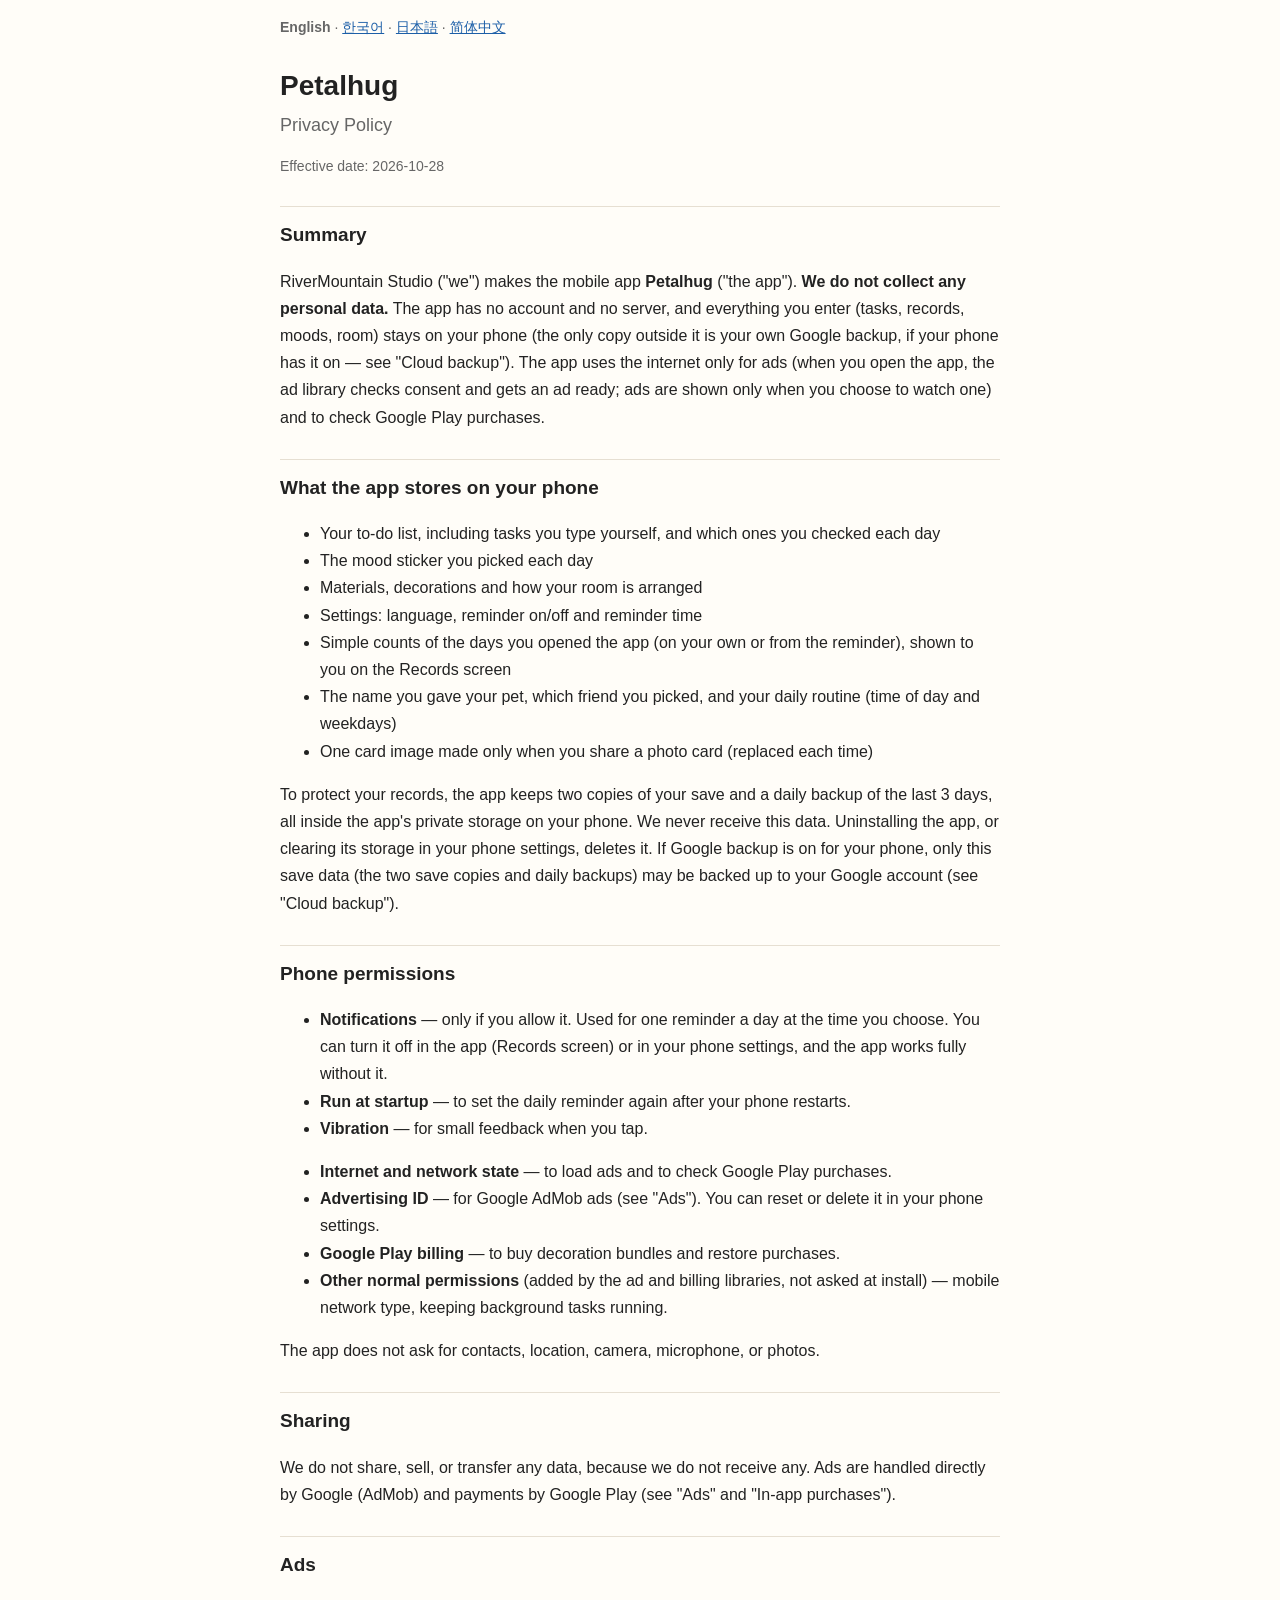
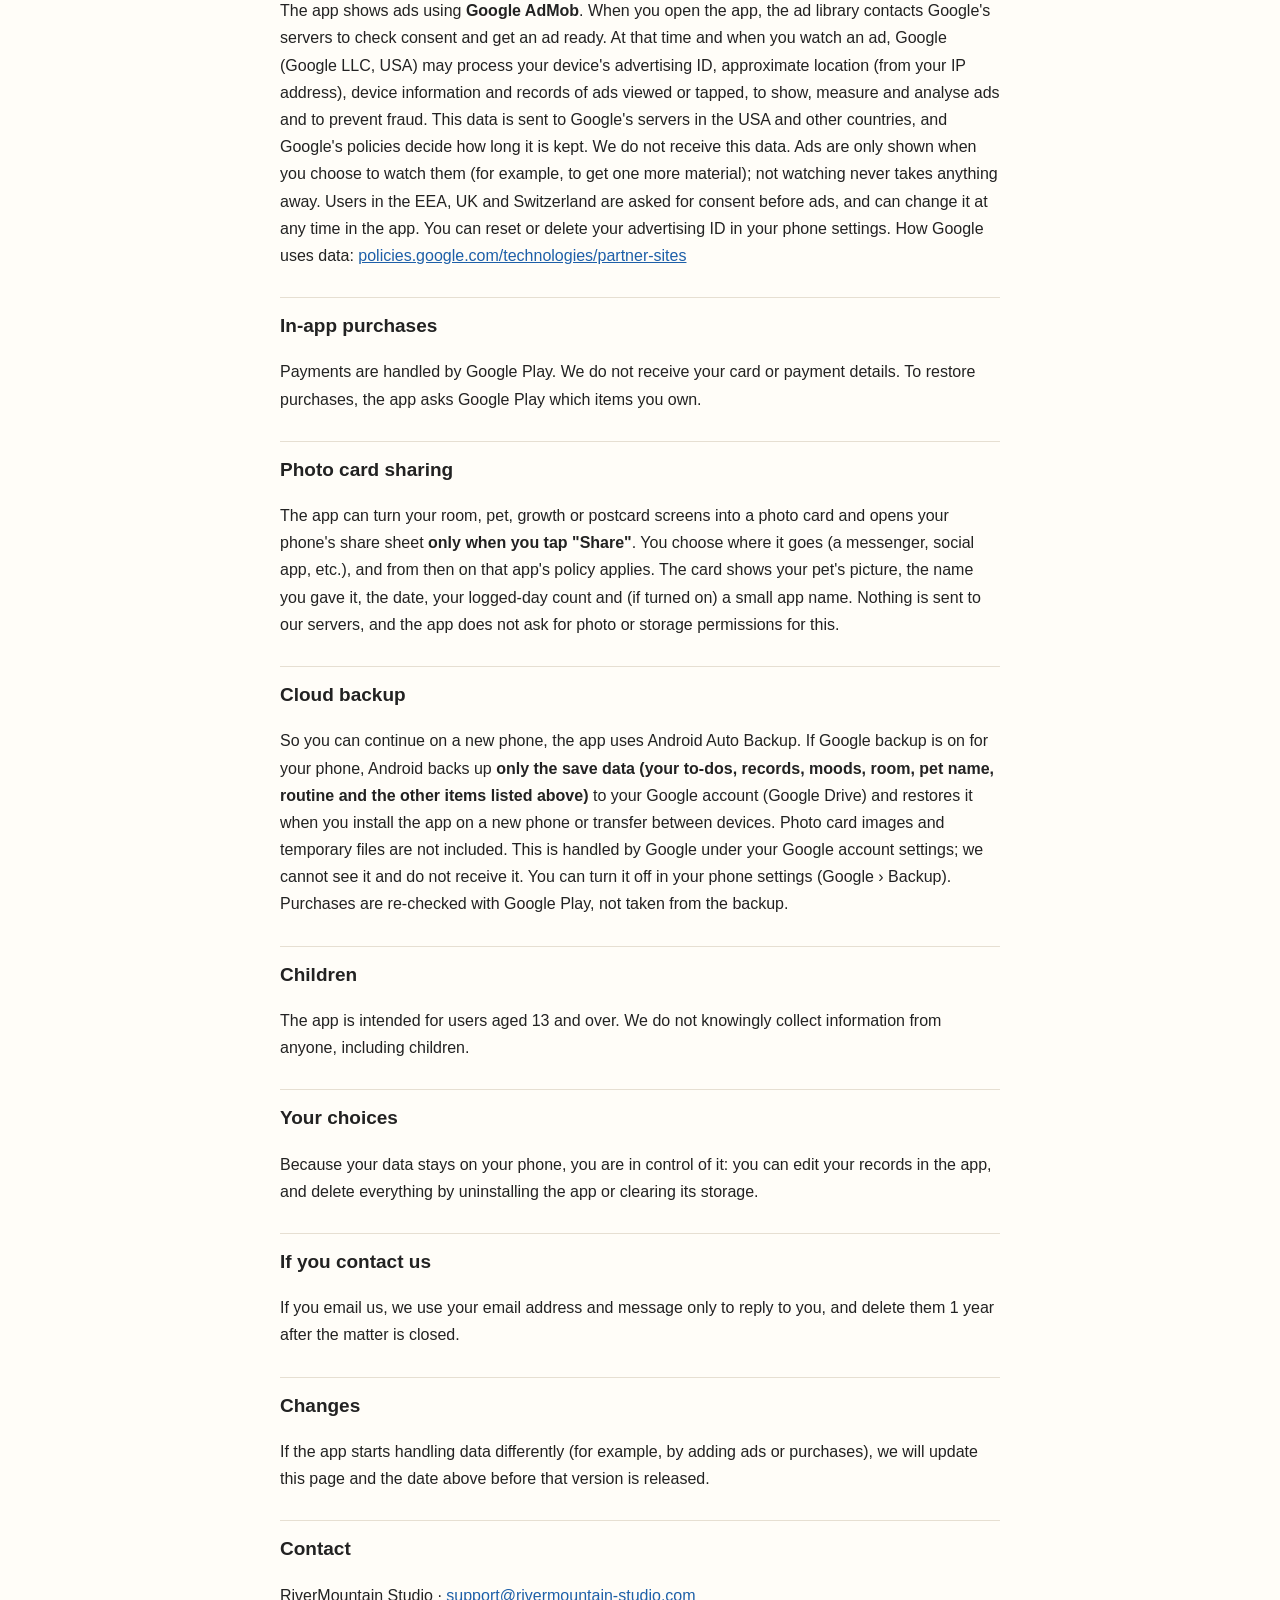
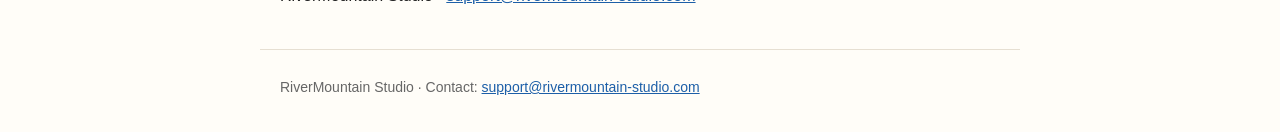
<file: index.html>
<!doctype html>
<html lang="en">
<head>
<meta charset="utf-8">
<meta name="viewport" content="width=device-width, initial-scale=1">
<meta name="robots" content="index,follow">
<title>Petalhug — Privacy Policy</title>
<link rel="stylesheet" href="style.css">
</head>
<body>
<header>
<nav class="langs" aria-label="Language"><strong>English</strong> · <a href="ko.html" hreflang="ko">한국어</a> · <a href="ja.html" hreflang="ja">日本語</a> · <a href="zh.html" hreflang="zh-Hans">简体中文</a></nav>
</header>
<main>
<h1>Petalhug<br><span class="sub">Privacy Policy</span></h1>
<p class="date">Effective date: 2026-10-28</p>
<section>
<h2>Summary</h2>
<p>RiverMountain Studio ("we") makes the mobile app <strong>Petalhug</strong> ("the app"). <strong>We do not collect any personal data.</strong> The app has no account and no server, and everything you enter (tasks, records, moods, room) stays on your phone (the only copy outside it is your own Google backup, if your phone has it on — see "Cloud backup"). The app uses the internet only for ads (when you open the app, the ad library checks consent and gets an ad ready; ads are shown only when you choose to watch one) and to check Google Play purchases.</p>
</section>
<section>
<h2>What the app stores on your phone</h2>
<ul><li>Your to-do list, including tasks you type yourself, and which ones you checked each day</li><li>The mood sticker you picked each day</li><li>Materials, decorations and how your room is arranged</li><li>Settings: language, reminder on/off and reminder time</li><li>Simple counts of the days you opened the app (on your own or from the reminder), shown to you on the Records screen</li><li>The name you gave your pet, which friend you picked, and your daily routine (time of day and weekdays)</li><li>One card image made only when you share a photo card (replaced each time)</li></ul><p>To protect your records, the app keeps two copies of your save and a daily backup of the last 3 days, all inside the app's private storage on your phone. We never receive this data. Uninstalling the app, or clearing its storage in your phone settings, deletes it. If Google backup is on for your phone, only this save data (the two save copies and daily backups) may be backed up to your Google account (see "Cloud backup").</p>
</section>
<section>
<h2>Phone permissions</h2>
<ul><li><strong>Notifications</strong> — only if you allow it. Used for one reminder a day at the time you choose. You can turn it off in the app (Records screen) or in your phone settings, and the app works fully without it.</li><li><strong>Run at startup</strong> — to set the daily reminder again after your phone restarts.</li><li><strong>Vibration</strong> — for small feedback when you tap.</li></ul><ul><li><strong>Internet and network state</strong> — to load ads and to check Google Play purchases.</li><li><strong>Advertising ID</strong> — for Google AdMob ads (see "Ads"). You can reset or delete it in your phone settings.</li><li><strong>Google Play billing</strong> — to buy decoration bundles and restore purchases.</li><li><strong>Other normal permissions</strong> (added by the ad and billing libraries, not asked at install) — mobile network type, keeping background tasks running.</li></ul><p>The app does not ask for contacts, location, camera, microphone, or photos.</p>
</section>
<section>
<h2>Sharing</h2>
<p>We do not share, sell, or transfer any data, because we do not receive any. Ads are handled directly by Google (AdMob) and payments by Google Play (see "Ads" and "In-app purchases").</p>
</section>
<section data-when="ads">
<h2>Ads</h2>
<p>The app shows ads using <strong>Google AdMob</strong>. When you open the app, the ad library contacts Google's servers to check consent and get an ad ready. At that time and when you watch an ad, Google (Google LLC, USA) may process your device's advertising ID, approximate location (from your IP address), device information and records of ads viewed or tapped, to show, measure and analyse ads and to prevent fraud. This data is sent to Google's servers in the USA and other countries, and Google's policies decide how long it is kept. We do not receive this data. Ads are only shown when you choose to watch them (for example, to get one more material); not watching never takes anything away. Users in the EEA, UK and Switzerland are asked for consent before ads, and can change it at any time in the app. You can reset or delete your advertising ID in your phone settings. How Google uses data: <a href="https://policies.google.com/technologies/partner-sites">policies.google.com/technologies/partner-sites</a></p>
</section>
<section data-when="purchases">
<h2>In-app purchases</h2>
<p>Payments are handled by Google Play. We do not receive your card or payment details. To restore purchases, the app asks Google Play which items you own.</p>
</section>
<section>
<h2>Photo card sharing</h2>
<p>The app can turn your room, pet, growth or postcard screens into a photo card and opens your phone's share sheet <strong>only when you tap "Share"</strong>. You choose where it goes (a messenger, social app, etc.), and from then on that app's policy applies. The card shows your pet's picture, the name you gave it, the date, your logged-day count and (if turned on) a small app name. Nothing is sent to our servers, and the app does not ask for photo or storage permissions for this.</p>
</section>
<section data-when="cloudbackup">
<h2>Cloud backup</h2>
<p>So you can continue on a new phone, the app uses Android Auto Backup. If Google backup is on for your phone, Android backs up <strong>only the save data (your to-dos, records, moods, room, pet name, routine and the other items listed above)</strong> to your Google account (Google Drive) and restores it when you install the app on a new phone or transfer between devices. Photo card images and temporary files are not included. This is handled by Google under your Google account settings; we cannot see it and do not receive it. You can turn it off in your phone settings (Google › Backup). Purchases are re-checked with Google Play, not taken from the backup.</p>
</section>
<section>
<h2>Children</h2>
<p>The app is intended for users aged 13 and over. We do not knowingly collect information from anyone, including children.</p>
</section>
<section>
<h2>Your choices</h2>
<p>Because your data stays on your phone, you are in control of it: you can edit your records in the app, and delete everything by uninstalling the app or clearing its storage.</p>
</section>
<section>
<h2>If you contact us</h2>
<p>If you email us, we use your email address and message only to reply to you, and delete them 1 year after the matter is closed.</p>
</section>
<section>
<h2>Changes</h2>
<p>If the app starts handling data differently (for example, by adding ads or purchases), we will update this page and the date above before that version is released.</p>
</section>
<section>
<h2>Contact</h2>
<p>RiverMountain Studio · <a href="mailto:support@rivermountain-studio.com">support@rivermountain-studio.com</a></p>
</section>
</main>
<footer>
<p>RiverMountain Studio · Contact: <a href="mailto:support@rivermountain-studio.com">support@rivermountain-studio.com</a></p>
</footer>
</body>
</html>
</file>
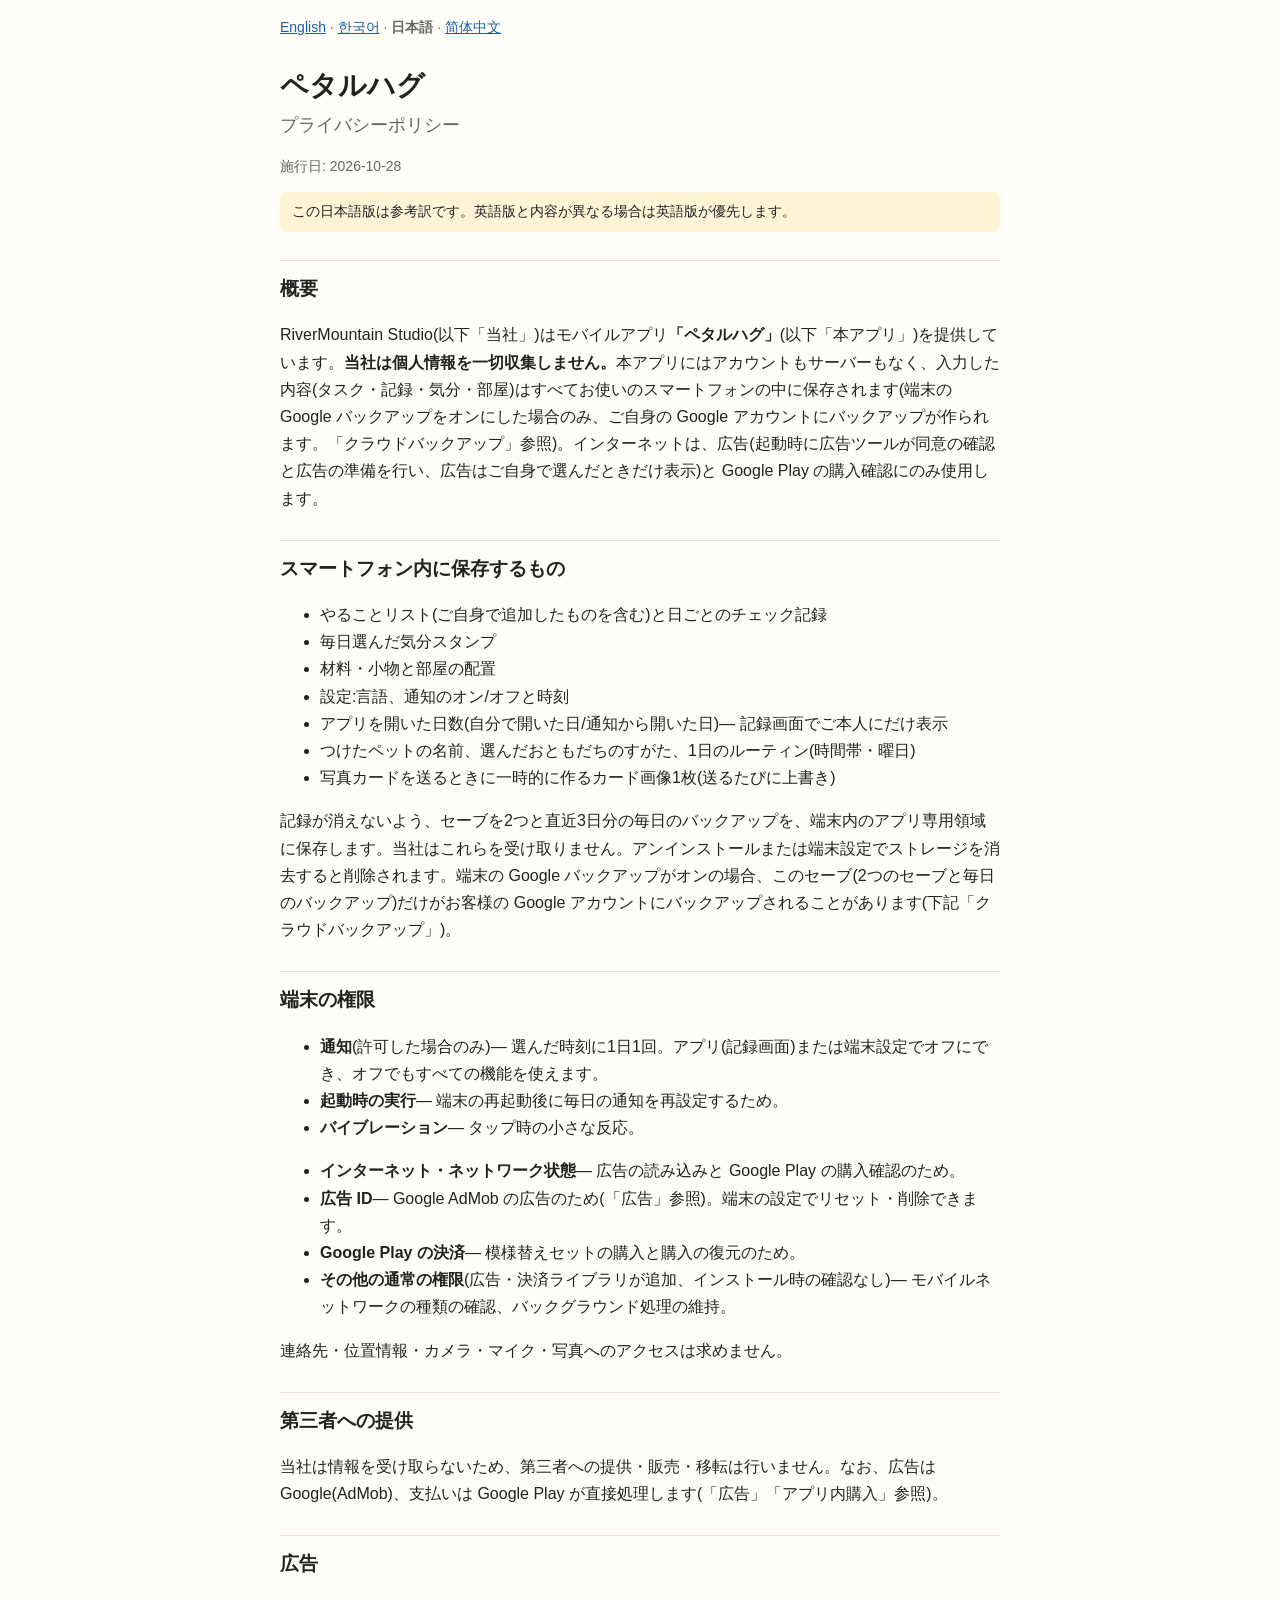
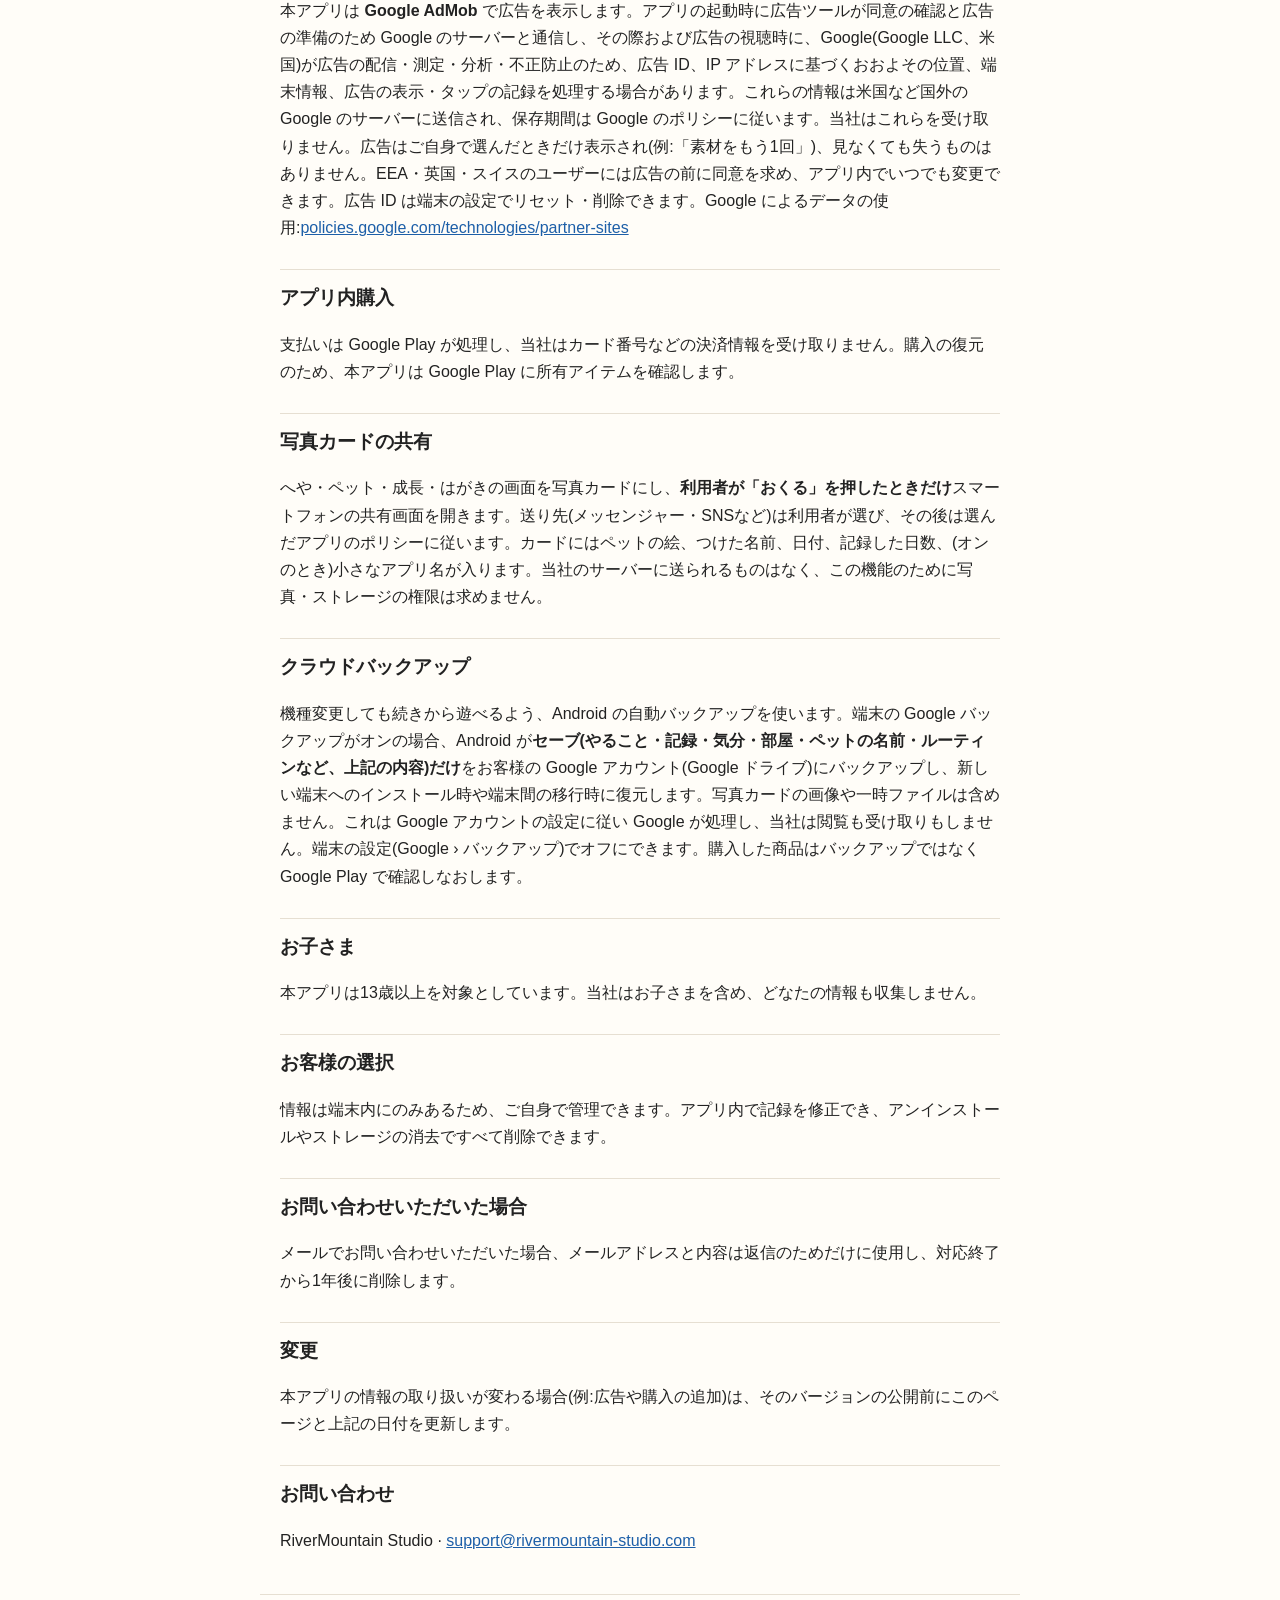
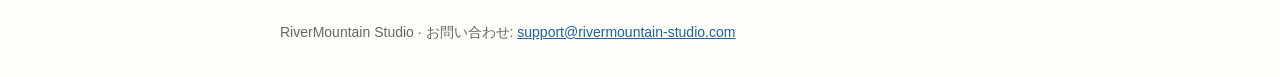
<file: ja.html>
<!doctype html>
<html lang="ja">
<head>
<meta charset="utf-8">
<meta name="viewport" content="width=device-width, initial-scale=1">
<meta name="robots" content="index,follow">
<title>ペタルハグ — プライバシーポリシー</title>
<link rel="stylesheet" href="style.css">
</head>
<body>
<header>
<nav class="langs" aria-label="Language"><a href="index.html" hreflang="en">English</a> · <a href="ko.html" hreflang="ko">한국어</a> · <strong>日本語</strong> · <a href="zh.html" hreflang="zh-Hans">简体中文</a></nav>
</header>
<main>
<h1>ペタルハグ<br><span class="sub">プライバシーポリシー</span></h1>
<p class="date">施行日: 2026-10-28</p>
<p class="note">この日本語版は参考訳です。英語版と内容が異なる場合は英語版が優先します。</p>
<section>
<h2>概要</h2>
<p>RiverMountain Studio(以下「当社」)はモバイルアプリ<strong>「ペタルハグ」</strong>(以下「本アプリ」)を提供しています。<strong>当社は個人情報を一切収集しません。</strong>本アプリにはアカウントもサーバーもなく、入力した内容(タスク・記録・気分・部屋)はすべてお使いのスマートフォンの中に保存されます(端末の Google バックアップをオンにした場合のみ、ご自身の Google アカウントにバックアップが作られます。「クラウドバックアップ」参照)。インターネットは、広告(起動時に広告ツールが同意の確認と広告の準備を行い、広告はご自身で選んだときだけ表示)と Google Play の購入確認にのみ使用します。</p>
</section>
<section>
<h2>スマートフォン内に保存するもの</h2>
<ul><li>やることリスト(ご自身で追加したものを含む)と日ごとのチェック記録</li><li>毎日選んだ気分スタンプ</li><li>材料・小物と部屋の配置</li><li>設定:言語、通知のオン/オフと時刻</li><li>アプリを開いた日数(自分で開いた日/通知から開いた日)— 記録画面でご本人にだけ表示</li><li>つけたペットの名前、選んだおともだちのすがた、1日のルーティン(時間帯・曜日)</li><li>写真カードを送るときに一時的に作るカード画像1枚(送るたびに上書き)</li></ul><p>記録が消えないよう、セーブを2つと直近3日分の毎日のバックアップを、端末内のアプリ専用領域に保存します。当社はこれらを受け取りません。アンインストールまたは端末設定でストレージを消去すると削除されます。端末の Google バックアップがオンの場合、このセーブ(2つのセーブと毎日のバックアップ)だけがお客様の Google アカウントにバックアップされることがあります(下記「クラウドバックアップ」)。</p>
</section>
<section>
<h2>端末の権限</h2>
<ul><li><strong>通知</strong>(許可した場合のみ)— 選んだ時刻に1日1回。アプリ(記録画面)または端末設定でオフにでき、オフでもすべての機能を使えます。</li><li><strong>起動時の実行</strong>— 端末の再起動後に毎日の通知を再設定するため。</li><li><strong>バイブレーション</strong>— タップ時の小さな反応。</li></ul><ul><li><strong>インターネット・ネットワーク状態</strong>— 広告の読み込みと Google Play の購入確認のため。</li><li><strong>広告 ID</strong>— Google AdMob の広告のため(「広告」参照)。端末の設定でリセット・削除できます。</li><li><strong>Google Play の決済</strong>— 模様替えセットの購入と購入の復元のため。</li><li><strong>その他の通常の権限</strong>(広告・決済ライブラリが追加、インストール時の確認なし)— モバイルネットワークの種類の確認、バックグラウンド処理の維持。</li></ul><p>連絡先・位置情報・カメラ・マイク・写真へのアクセスは求めません。</p>
</section>
<section>
<h2>第三者への提供</h2>
<p>当社は情報を受け取らないため、第三者への提供・販売・移転は行いません。なお、広告は Google(AdMob)、支払いは Google Play が直接処理します(「広告」「アプリ内購入」参照)。</p>
</section>
<section data-when="ads">
<h2>広告</h2>
<p>本アプリは <strong>Google AdMob</strong> で広告を表示します。アプリの起動時に広告ツールが同意の確認と広告の準備のため Google のサーバーと通信し、その際および広告の視聴時に、Google(Google LLC、米国)が広告の配信・測定・分析・不正防止のため、広告 ID、IP アドレスに基づくおおよその位置、端末情報、広告の表示・タップの記録を処理する場合があります。これらの情報は米国など国外の Google のサーバーに送信され、保存期間は Google のポリシーに従います。当社はこれらを受け取りません。広告はご自身で選んだときだけ表示され(例:「素材をもう1回」)、見なくても失うものはありません。EEA・英国・スイスのユーザーには広告の前に同意を求め、アプリ内でいつでも変更できます。広告 ID は端末の設定でリセット・削除できます。Google によるデータの使用:<a href="https://policies.google.com/technologies/partner-sites">policies.google.com/technologies/partner-sites</a></p>
</section>
<section data-when="purchases">
<h2>アプリ内購入</h2>
<p>支払いは Google Play が処理し、当社はカード番号などの決済情報を受け取りません。購入の復元のため、本アプリは Google Play に所有アイテムを確認します。</p>
</section>
<section>
<h2>写真カードの共有</h2>
<p>へや・ペット・成長・はがきの画面を写真カードにし、<strong>利用者が「おくる」を押したときだけ</strong>スマートフォンの共有画面を開きます。送り先(メッセンジャー・SNSなど)は利用者が選び、その後は選んだアプリのポリシーに従います。カードにはペットの絵、つけた名前、日付、記録した日数、(オンのとき)小さなアプリ名が入ります。当社のサーバーに送られるものはなく、この機能のために写真・ストレージの権限は求めません。</p>
</section>
<section data-when="cloudbackup">
<h2>クラウドバックアップ</h2>
<p>機種変更しても続きから遊べるよう、Android の自動バックアップを使います。端末の Google バックアップがオンの場合、Android が<strong>セーブ(やること・記録・気分・部屋・ペットの名前・ルーティンなど、上記の内容)だけ</strong>をお客様の Google アカウント(Google ドライブ)にバックアップし、新しい端末へのインストール時や端末間の移行時に復元します。写真カードの画像や一時ファイルは含めません。これは Google アカウントの設定に従い Google が処理し、当社は閲覧も受け取りもしません。端末の設定(Google › バックアップ)でオフにできます。購入した商品はバックアップではなく Google Play で確認しなおします。</p>
</section>
<section>
<h2>お子さま</h2>
<p>本アプリは13歳以上を対象としています。当社はお子さまを含め、どなたの情報も収集しません。</p>
</section>
<section>
<h2>お客様の選択</h2>
<p>情報は端末内にのみあるため、ご自身で管理できます。アプリ内で記録を修正でき、アンインストールやストレージの消去ですべて削除できます。</p>
</section>
<section>
<h2>お問い合わせいただいた場合</h2>
<p>メールでお問い合わせいただいた場合、メールアドレスと内容は返信のためだけに使用し、対応終了から1年後に削除します。</p>
</section>
<section>
<h2>変更</h2>
<p>本アプリの情報の取り扱いが変わる場合(例:広告や購入の追加)は、そのバージョンの公開前にこのページと上記の日付を更新します。</p>
</section>
<section>
<h2>お問い合わせ</h2>
<p>RiverMountain Studio · <a href="mailto:support@rivermountain-studio.com">support@rivermountain-studio.com</a></p>
</section>
</main>
<footer>
<p>RiverMountain Studio · お問い合わせ: <a href="mailto:support@rivermountain-studio.com">support@rivermountain-studio.com</a></p>
</footer>
</body>
</html>
</file>
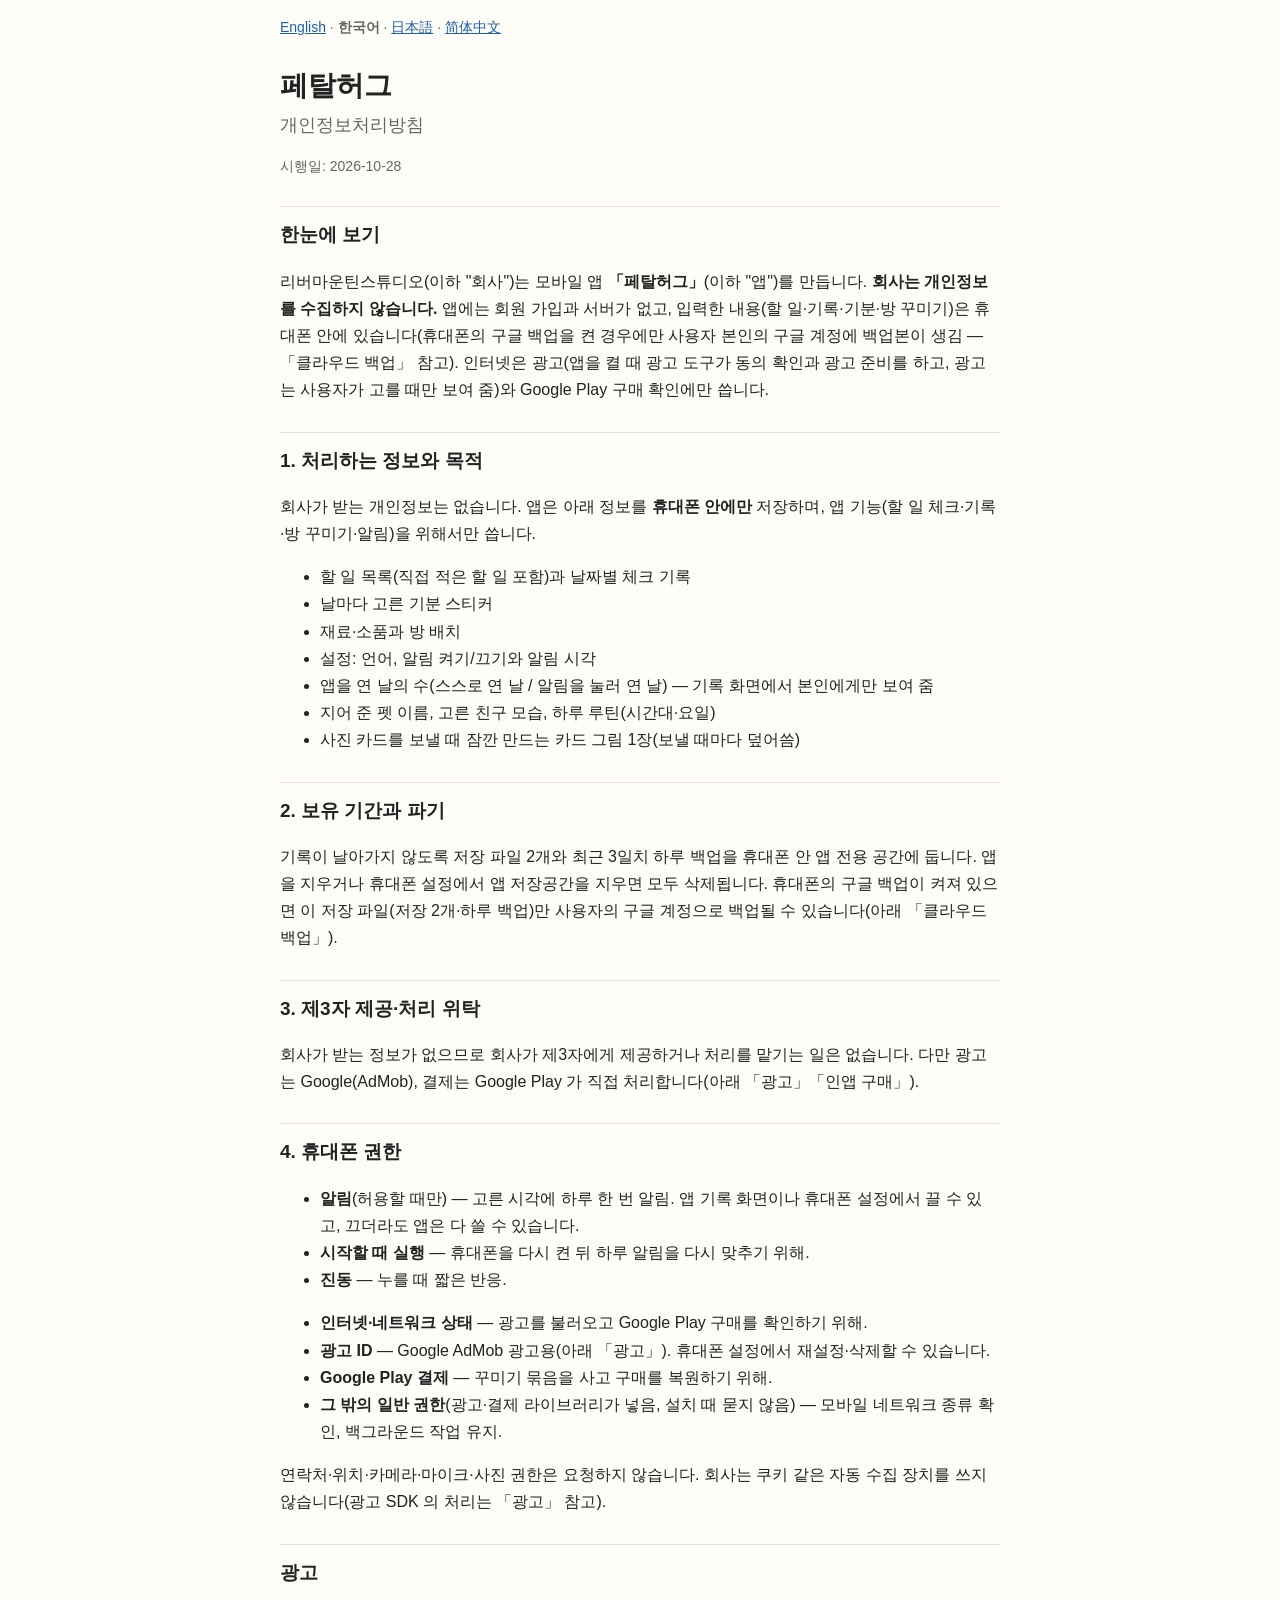
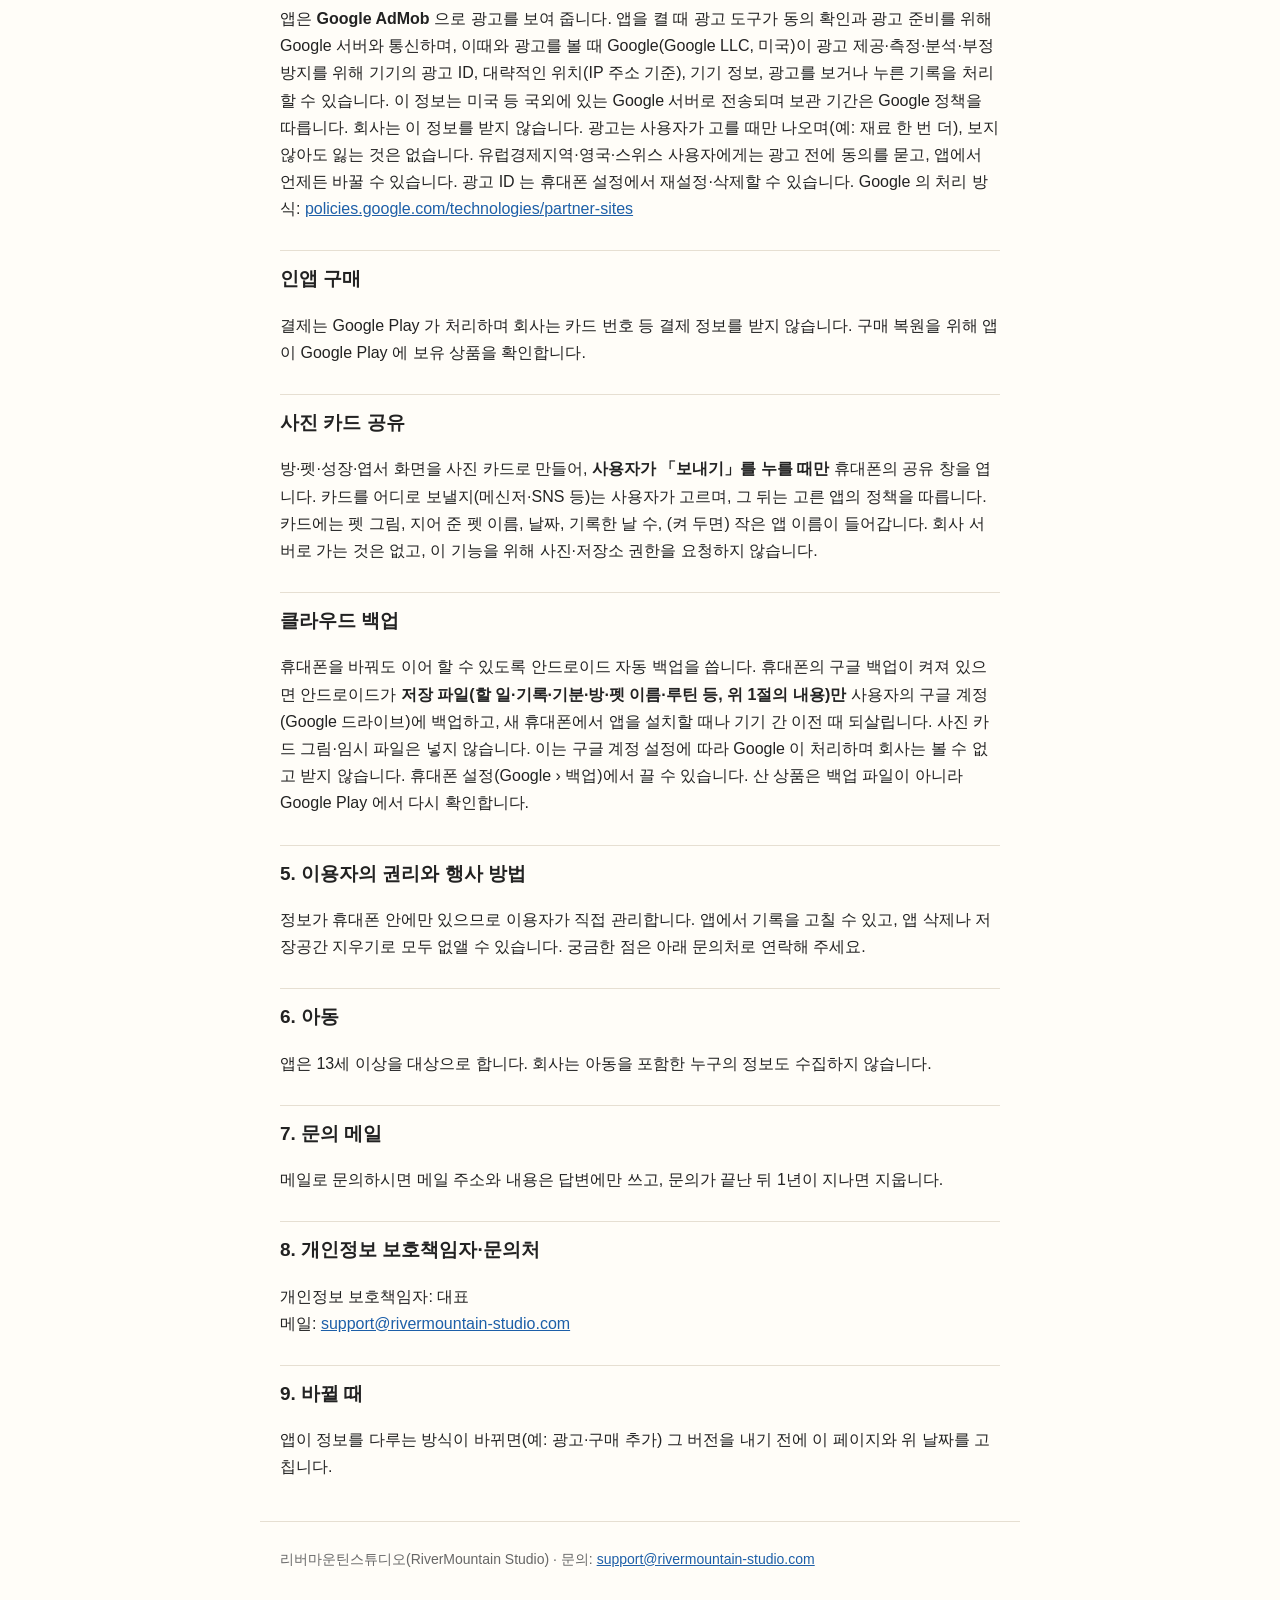
<file: ko.html>
<!doctype html>
<html lang="ko">
<head>
<meta charset="utf-8">
<meta name="viewport" content="width=device-width, initial-scale=1">
<meta name="robots" content="index,follow">
<title>페탈허그 — 개인정보처리방침</title>
<link rel="stylesheet" href="style.css">
</head>
<body>
<header>
<nav class="langs" aria-label="Language"><a href="index.html" hreflang="en">English</a> · <strong>한국어</strong> · <a href="ja.html" hreflang="ja">日本語</a> · <a href="zh.html" hreflang="zh-Hans">简体中文</a></nav>
</header>
<main>
<h1>페탈허그<br><span class="sub">개인정보처리방침</span></h1>
<p class="date">시행일: 2026-10-28</p>
<section>
<h2>한눈에 보기</h2>
<p>리버마운틴스튜디오(이하 "회사")는 모바일 앱 <strong>「페탈허그」</strong>(이하 "앱")를 만듭니다. <strong>회사는 개인정보를 수집하지 않습니다.</strong> 앱에는 회원 가입과 서버가 없고, 입력한 내용(할 일·기록·기분·방 꾸미기)은 휴대폰 안에 있습니다(휴대폰의 구글 백업을 켠 경우에만 사용자 본인의 구글 계정에 백업본이 생김 — 「클라우드 백업」 참고). 인터넷은 광고(앱을 켤 때 광고 도구가 동의 확인과 광고 준비를 하고, 광고는 사용자가 고를 때만 보여 줌)와 Google Play 구매 확인에만 씁니다.</p>
</section>
<section>
<h2>1. 처리하는 정보와 목적</h2>
<p>회사가 받는 개인정보는 없습니다. 앱은 아래 정보를 <strong>휴대폰 안에만</strong> 저장하며, 앱 기능(할 일 체크·기록·방 꾸미기·알림)을 위해서만 씁니다.</p><ul><li>할 일 목록(직접 적은 할 일 포함)과 날짜별 체크 기록</li><li>날마다 고른 기분 스티커</li><li>재료·소품과 방 배치</li><li>설정: 언어, 알림 켜기/끄기와 알림 시각</li><li>앱을 연 날의 수(스스로 연 날 / 알림을 눌러 연 날) — 기록 화면에서 본인에게만 보여 줌</li><li>지어 준 펫 이름, 고른 친구 모습, 하루 루틴(시간대·요일)</li><li>사진 카드를 보낼 때 잠깐 만드는 카드 그림 1장(보낼 때마다 덮어씀)</li></ul>
</section>
<section>
<h2>2. 보유 기간과 파기</h2>
<p>기록이 날아가지 않도록 저장 파일 2개와 최근 3일치 하루 백업을 휴대폰 안 앱 전용 공간에 둡니다. 앱을 지우거나 휴대폰 설정에서 앱 저장공간을 지우면 모두 삭제됩니다. 휴대폰의 구글 백업이 켜져 있으면 이 저장 파일(저장 2개·하루 백업)만 사용자의 구글 계정으로 백업될 수 있습니다(아래 「클라우드 백업」).</p>
</section>
<section>
<h2>3. 제3자 제공·처리 위탁</h2>
<p>회사가 받는 정보가 없으므로 회사가 제3자에게 제공하거나 처리를 맡기는 일은 없습니다. 다만 광고는 Google(AdMob), 결제는 Google Play 가 직접 처리합니다(아래 「광고」「인앱 구매」).</p>
</section>
<section>
<h2>4. 휴대폰 권한</h2>
<ul><li><strong>알림</strong>(허용할 때만) — 고른 시각에 하루 한 번 알림. 앱 기록 화면이나 휴대폰 설정에서 끌 수 있고, 끄더라도 앱은 다 쓸 수 있습니다.</li><li><strong>시작할 때 실행</strong> — 휴대폰을 다시 켠 뒤 하루 알림을 다시 맞추기 위해.</li><li><strong>진동</strong> — 누를 때 짧은 반응.</li></ul><ul><li><strong>인터넷·네트워크 상태</strong> — 광고를 불러오고 Google Play 구매를 확인하기 위해.</li><li><strong>광고 ID</strong> — Google AdMob 광고용(아래 「광고」). 휴대폰 설정에서 재설정·삭제할 수 있습니다.</li><li><strong>Google Play 결제</strong> — 꾸미기 묶음을 사고 구매를 복원하기 위해.</li><li><strong>그 밖의 일반 권한</strong>(광고·결제 라이브러리가 넣음, 설치 때 묻지 않음) — 모바일 네트워크 종류 확인, 백그라운드 작업 유지.</li></ul><p>연락처·위치·카메라·마이크·사진 권한은 요청하지 않습니다. 회사는 쿠키 같은 자동 수집 장치를 쓰지 않습니다(광고 SDK 의 처리는 「광고」 참고).</p>
</section>
<section data-when="ads">
<h2>광고</h2>
<p>앱은 <strong>Google AdMob</strong> 으로 광고를 보여 줍니다. 앱을 켤 때 광고 도구가 동의 확인과 광고 준비를 위해 Google 서버와 통신하며, 이때와 광고를 볼 때 Google(Google LLC, 미국)이 광고 제공·측정·분석·부정 방지를 위해 기기의 광고 ID, 대략적인 위치(IP 주소 기준), 기기 정보, 광고를 보거나 누른 기록을 처리할 수 있습니다. 이 정보는 미국 등 국외에 있는 Google 서버로 전송되며 보관 기간은 Google 정책을 따릅니다. 회사는 이 정보를 받지 않습니다. 광고는 사용자가 고를 때만 나오며(예: 재료 한 번 더), 보지 않아도 잃는 것은 없습니다. 유럽경제지역·영국·스위스 사용자에게는 광고 전에 동의를 묻고, 앱에서 언제든 바꿀 수 있습니다. 광고 ID 는 휴대폰 설정에서 재설정·삭제할 수 있습니다. Google 의 처리 방식: <a href="https://policies.google.com/technologies/partner-sites">policies.google.com/technologies/partner-sites</a></p>
</section>
<section data-when="purchases">
<h2>인앱 구매</h2>
<p>결제는 Google Play 가 처리하며 회사는 카드 번호 등 결제 정보를 받지 않습니다. 구매 복원을 위해 앱이 Google Play 에 보유 상품을 확인합니다.</p>
</section>
<section>
<h2>사진 카드 공유</h2>
<p>방·펫·성장·엽서 화면을 사진 카드로 만들어, <strong>사용자가 「보내기」를 누를 때만</strong> 휴대폰의 공유 창을 엽니다. 카드를 어디로 보낼지(메신저·SNS 등)는 사용자가 고르며, 그 뒤는 고른 앱의 정책을 따릅니다. 카드에는 펫 그림, 지어 준 펫 이름, 날짜, 기록한 날 수, (켜 두면) 작은 앱 이름이 들어갑니다. 회사 서버로 가는 것은 없고, 이 기능을 위해 사진·저장소 권한을 요청하지 않습니다.</p>
</section>
<section data-when="cloudbackup">
<h2>클라우드 백업</h2>
<p>휴대폰을 바꿔도 이어 할 수 있도록 안드로이드 자동 백업을 씁니다. 휴대폰의 구글 백업이 켜져 있으면 안드로이드가 <strong>저장 파일(할 일·기록·기분·방·펫 이름·루틴 등, 위 1절의 내용)만</strong> 사용자의 구글 계정(Google 드라이브)에 백업하고, 새 휴대폰에서 앱을 설치할 때나 기기 간 이전 때 되살립니다. 사진 카드 그림·임시 파일은 넣지 않습니다. 이는 구글 계정 설정에 따라 Google 이 처리하며 회사는 볼 수 없고 받지 않습니다. 휴대폰 설정(Google › 백업)에서 끌 수 있습니다. 산 상품은 백업 파일이 아니라 Google Play 에서 다시 확인합니다.</p>
</section>
<section>
<h2>5. 이용자의 권리와 행사 방법</h2>
<p>정보가 휴대폰 안에만 있으므로 이용자가 직접 관리합니다. 앱에서 기록을 고칠 수 있고, 앱 삭제나 저장공간 지우기로 모두 없앨 수 있습니다. 궁금한 점은 아래 문의처로 연락해 주세요.</p>
</section>
<section>
<h2>6. 아동</h2>
<p>앱은 13세 이상을 대상으로 합니다. 회사는 아동을 포함한 누구의 정보도 수집하지 않습니다.</p>
</section>
<section>
<h2>7. 문의 메일</h2>
<p>메일로 문의하시면 메일 주소와 내용은 답변에만 쓰고, 문의가 끝난 뒤 1년이 지나면 지웁니다.</p>
</section>
<section>
<h2>8. 개인정보 보호책임자·문의처</h2>
<p>개인정보 보호책임자: 대표<br>메일: <a href="mailto:support@rivermountain-studio.com">support@rivermountain-studio.com</a></p>
</section>
<section>
<h2>9. 바뀔 때</h2>
<p>앱이 정보를 다루는 방식이 바뀌면(예: 광고·구매 추가) 그 버전을 내기 전에 이 페이지와 위 날짜를 고칩니다.</p>
</section>
</main>
<footer>
<p>리버마운틴스튜디오(RiverMountain Studio) · 문의: <a href="mailto:support@rivermountain-studio.com">support@rivermountain-studio.com</a></p>
</footer>
</body>
</html>
</file>
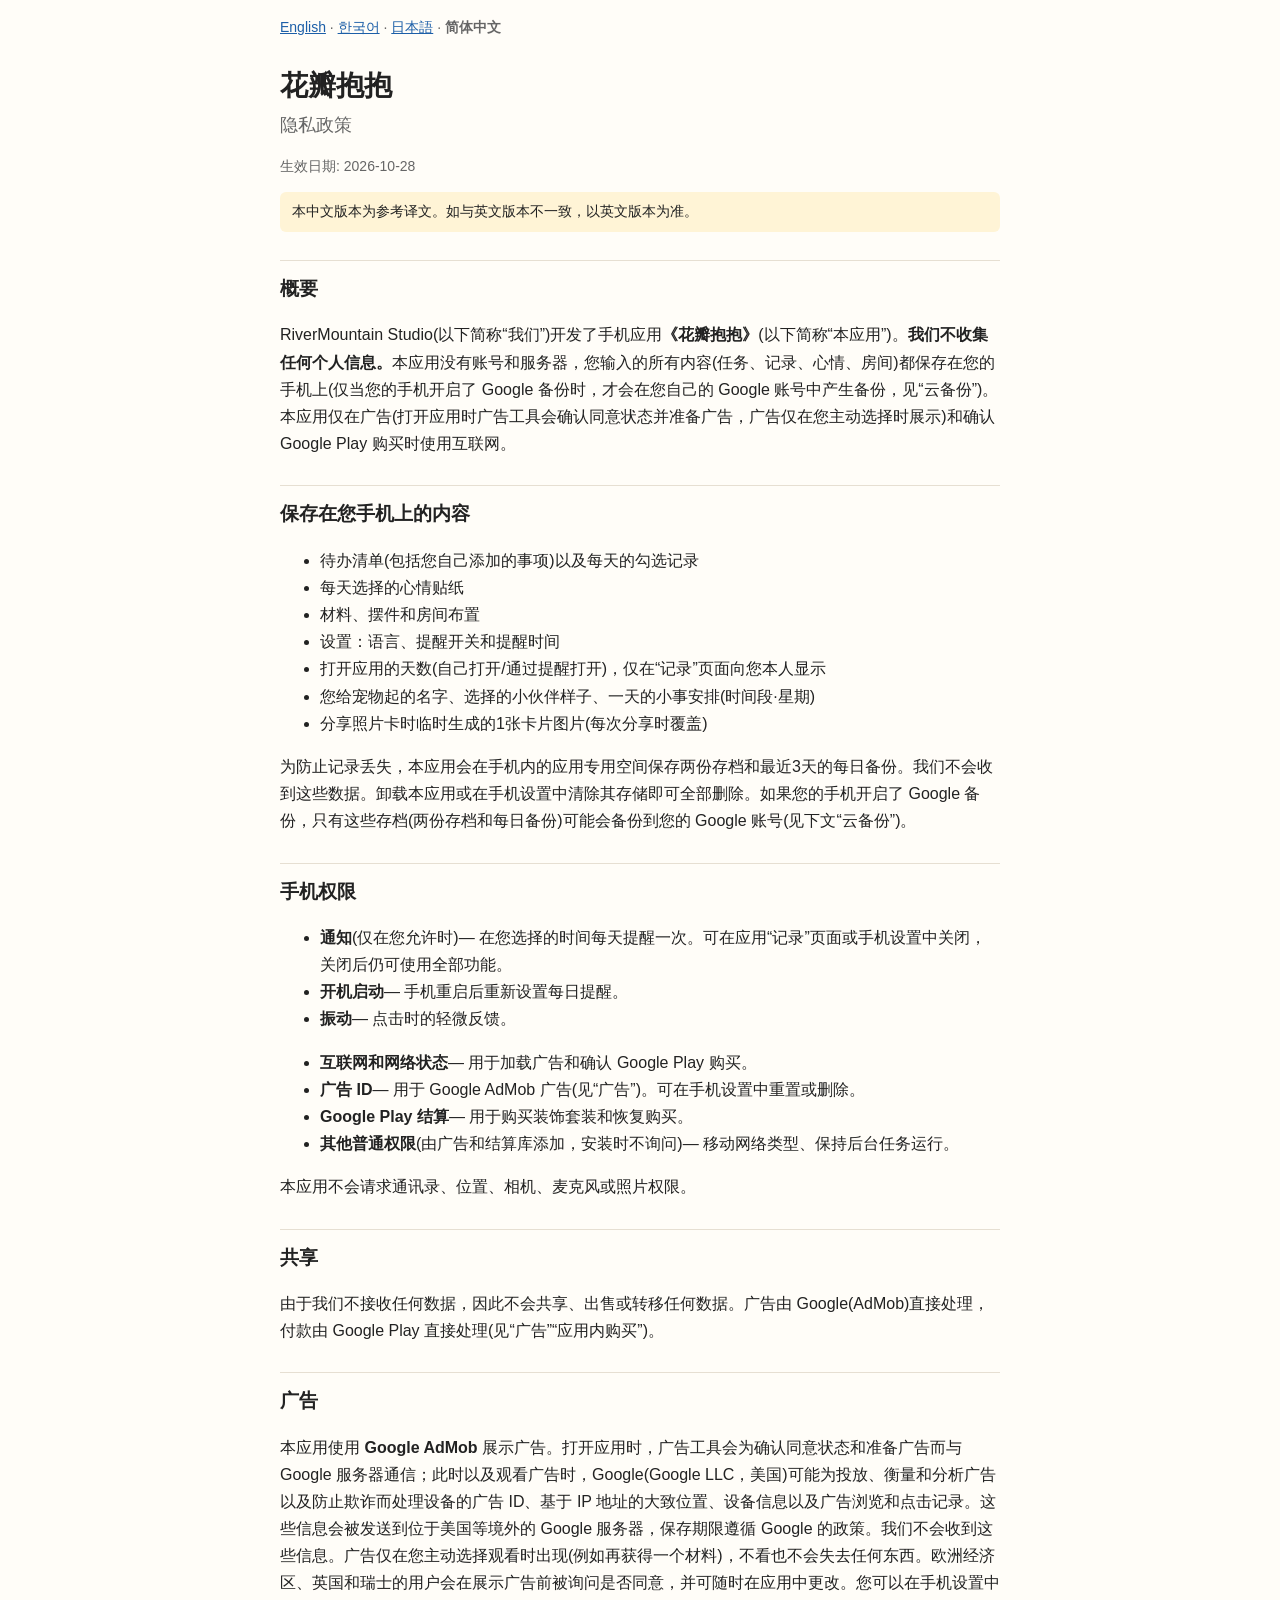
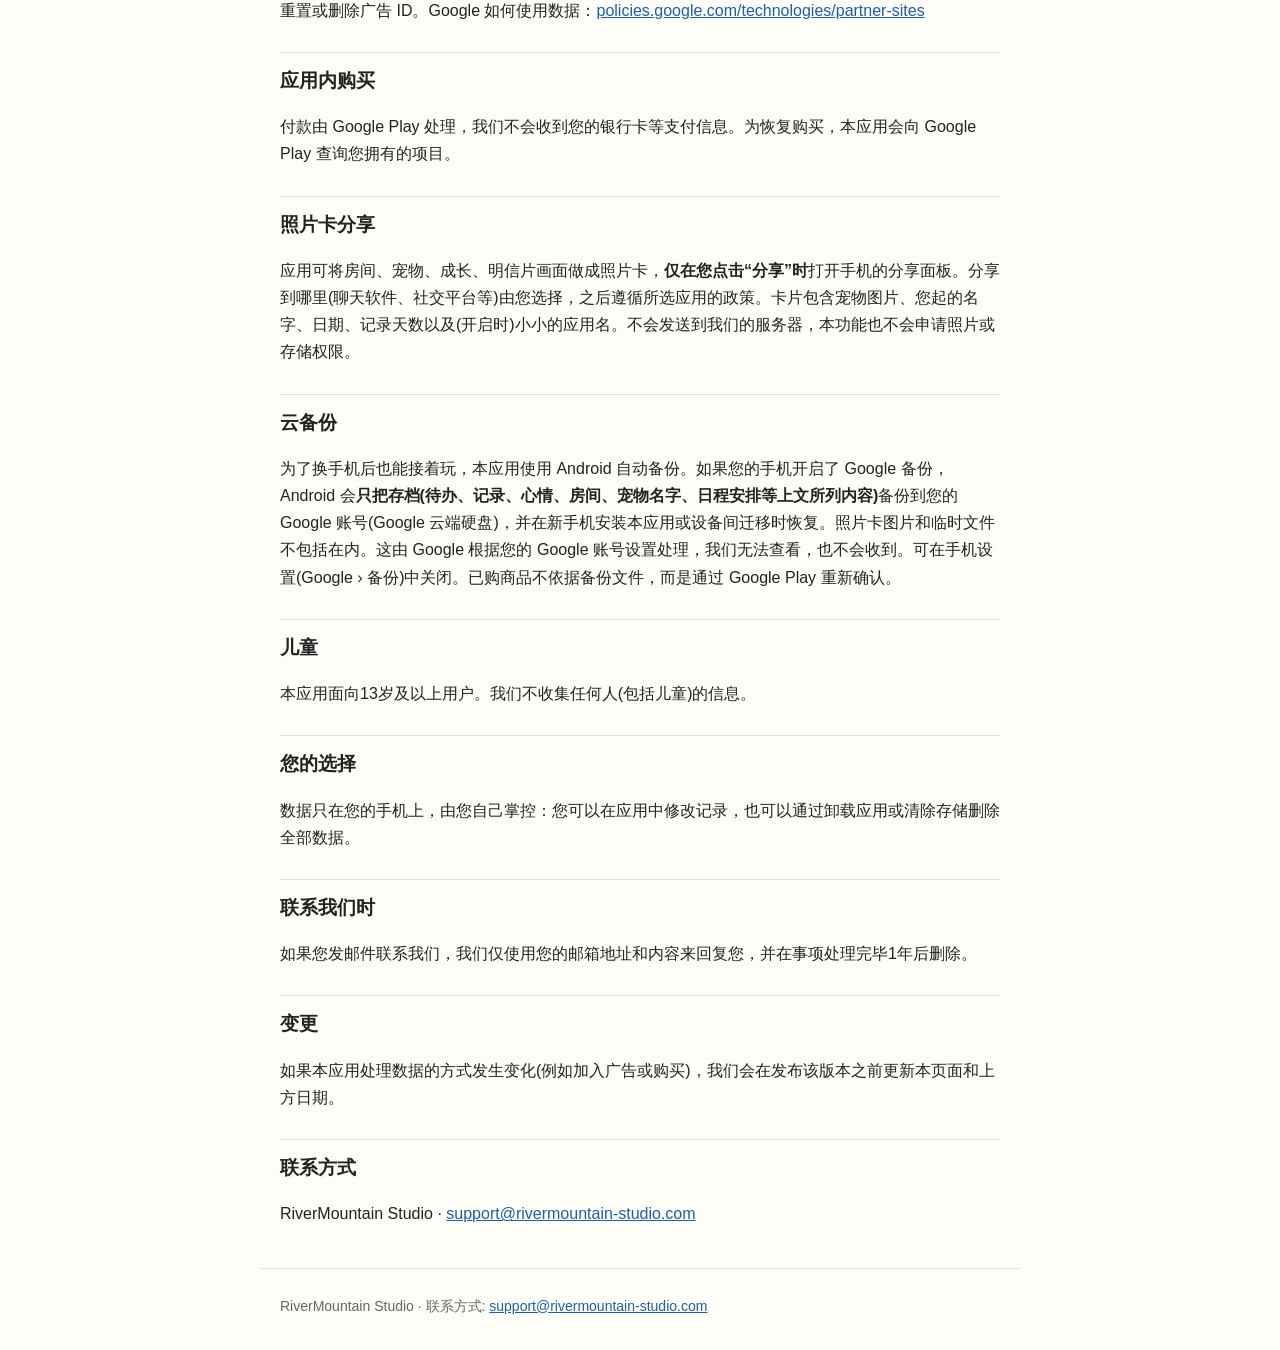
<file: zh.html>
<!doctype html>
<html lang="zh-Hans">
<head>
<meta charset="utf-8">
<meta name="viewport" content="width=device-width, initial-scale=1">
<meta name="robots" content="index,follow">
<title>花瓣抱抱 — 隐私政策</title>
<link rel="stylesheet" href="style.css">
</head>
<body>
<header>
<nav class="langs" aria-label="Language"><a href="index.html" hreflang="en">English</a> · <a href="ko.html" hreflang="ko">한국어</a> · <a href="ja.html" hreflang="ja">日本語</a> · <strong>简体中文</strong></nav>
</header>
<main>
<h1>花瓣抱抱<br><span class="sub">隐私政策</span></h1>
<p class="date">生效日期: 2026-10-28</p>
<p class="note">本中文版本为参考译文。如与英文版本不一致，以英文版本为准。</p>
<section>
<h2>概要</h2>
<p>RiverMountain Studio(以下简称“我们”)开发了手机应用<strong>《花瓣抱抱》</strong>(以下简称“本应用”)。<strong>我们不收集任何个人信息。</strong>本应用没有账号和服务器，您输入的所有内容(任务、记录、心情、房间)都保存在您的手机上(仅当您的手机开启了 Google 备份时，才会在您自己的 Google 账号中产生备份，见“云备份”)。本应用仅在广告(打开应用时广告工具会确认同意状态并准备广告，广告仅在您主动选择时展示)和确认 Google Play 购买时使用互联网。</p>
</section>
<section>
<h2>保存在您手机上的内容</h2>
<ul><li>待办清单(包括您自己添加的事项)以及每天的勾选记录</li><li>每天选择的心情贴纸</li><li>材料、摆件和房间布置</li><li>设置：语言、提醒开关和提醒时间</li><li>打开应用的天数(自己打开/通过提醒打开)，仅在“记录”页面向您本人显示</li><li>您给宠物起的名字、选择的小伙伴样子、一天的小事安排(时间段·星期)</li><li>分享照片卡时临时生成的1张卡片图片(每次分享时覆盖)</li></ul><p>为防止记录丢失，本应用会在手机内的应用专用空间保存两份存档和最近3天的每日备份。我们不会收到这些数据。卸载本应用或在手机设置中清除其存储即可全部删除。如果您的手机开启了 Google 备份，只有这些存档(两份存档和每日备份)可能会备份到您的 Google 账号(见下文“云备份”)。</p>
</section>
<section>
<h2>手机权限</h2>
<ul><li><strong>通知</strong>(仅在您允许时)— 在您选择的时间每天提醒一次。可在应用“记录”页面或手机设置中关闭，关闭后仍可使用全部功能。</li><li><strong>开机启动</strong>— 手机重启后重新设置每日提醒。</li><li><strong>振动</strong>— 点击时的轻微反馈。</li></ul><ul><li><strong>互联网和网络状态</strong>— 用于加载广告和确认 Google Play 购买。</li><li><strong>广告 ID</strong>— 用于 Google AdMob 广告(见“广告”)。可在手机设置中重置或删除。</li><li><strong>Google Play 结算</strong>— 用于购买装饰套装和恢复购买。</li><li><strong>其他普通权限</strong>(由广告和结算库添加，安装时不询问)— 移动网络类型、保持后台任务运行。</li></ul><p>本应用不会请求通讯录、位置、相机、麦克风或照片权限。</p>
</section>
<section>
<h2>共享</h2>
<p>由于我们不接收任何数据，因此不会共享、出售或转移任何数据。广告由 Google(AdMob)直接处理，付款由 Google Play 直接处理(见“广告”“应用内购买”)。</p>
</section>
<section data-when="ads">
<h2>广告</h2>
<p>本应用使用 <strong>Google AdMob</strong> 展示广告。打开应用时，广告工具会为确认同意状态和准备广告而与 Google 服务器通信；此时以及观看广告时，Google(Google LLC，美国)可能为投放、衡量和分析广告以及防止欺诈而处理设备的广告 ID、基于 IP 地址的大致位置、设备信息以及广告浏览和点击记录。这些信息会被发送到位于美国等境外的 Google 服务器，保存期限遵循 Google 的政策。我们不会收到这些信息。广告仅在您主动选择观看时出现(例如再获得一个材料)，不看也不会失去任何东西。欧洲经济区、英国和瑞士的用户会在展示广告前被询问是否同意，并可随时在应用中更改。您可以在手机设置中重置或删除广告 ID。Google 如何使用数据：<a href="https://policies.google.com/technologies/partner-sites">policies.google.com/technologies/partner-sites</a></p>
</section>
<section data-when="purchases">
<h2>应用内购买</h2>
<p>付款由 Google Play 处理，我们不会收到您的银行卡等支付信息。为恢复购买，本应用会向 Google Play 查询您拥有的项目。</p>
</section>
<section>
<h2>照片卡分享</h2>
<p>应用可将房间、宠物、成长、明信片画面做成照片卡，<strong>仅在您点击“分享”时</strong>打开手机的分享面板。分享到哪里(聊天软件、社交平台等)由您选择，之后遵循所选应用的政策。卡片包含宠物图片、您起的名字、日期、记录天数以及(开启时)小小的应用名。不会发送到我们的服务器，本功能也不会申请照片或存储权限。</p>
</section>
<section data-when="cloudbackup">
<h2>云备份</h2>
<p>为了换手机后也能接着玩，本应用使用 Android 自动备份。如果您的手机开启了 Google 备份，Android 会<strong>只把存档(待办、记录、心情、房间、宠物名字、日程安排等上文所列内容)</strong>备份到您的 Google 账号(Google 云端硬盘)，并在新手机安装本应用或设备间迁移时恢复。照片卡图片和临时文件不包括在内。这由 Google 根据您的 Google 账号设置处理，我们无法查看，也不会收到。可在手机设置(Google › 备份)中关闭。已购商品不依据备份文件，而是通过 Google Play 重新确认。</p>
</section>
<section>
<h2>儿童</h2>
<p>本应用面向13岁及以上用户。我们不收集任何人(包括儿童)的信息。</p>
</section>
<section>
<h2>您的选择</h2>
<p>数据只在您的手机上，由您自己掌控：您可以在应用中修改记录，也可以通过卸载应用或清除存储删除全部数据。</p>
</section>
<section>
<h2>联系我们时</h2>
<p>如果您发邮件联系我们，我们仅使用您的邮箱地址和内容来回复您，并在事项处理完毕1年后删除。</p>
</section>
<section>
<h2>变更</h2>
<p>如果本应用处理数据的方式发生变化(例如加入广告或购买)，我们会在发布该版本之前更新本页面和上方日期。</p>
</section>
<section>
<h2>联系方式</h2>
<p>RiverMountain Studio · <a href="mailto:support@rivermountain-studio.com">support@rivermountain-studio.com</a></p>
</section>
</main>
<footer>
<p>RiverMountain Studio · 联系方式: <a href="mailto:support@rivermountain-studio.com">support@rivermountain-studio.com</a></p>
</footer>
</body>
</html>
</file>
<file: style.css>
/* No external fonts or scripts on purpose (privacy page must not track). */
:root { color-scheme: light dark; --fg:#222; --bg:#fffdf8; --muted:#666; --line:#e6dfd2; --link:#1d5fa8; --note:#fff4d6; }
@media (prefers-color-scheme: dark) { :root { --fg:#eee; --bg:#1b1a18; --muted:#aaa; --line:#3a3630; --link:#8cc0ff; --note:#3a3220; } }
* { box-sizing: border-box; }
body { margin:0; background:var(--bg); color:var(--fg); font: 16px/1.7 -apple-system, BlinkMacSystemFont, "Segoe UI", "Apple SD Gothic Neo", "Malgun Gothic", "Hiragino Sans", "Yu Gothic", "PingFang SC", "Microsoft YaHei", sans-serif; }
header, main, footer { max-width: 760px; margin: 0 auto; padding: 0 20px; }
header { padding-top: 16px; }
.langs { font-size: 14px; color: var(--muted); }
a { color: var(--link); }
h1 { font-size: 28px; line-height: 1.3; margin: 28px 0 8px; }
h1 .sub { font-size: 18px; font-weight: 500; color: var(--muted); }
h2 { font-size: 19px; margin: 28px 0 6px; padding-top: 12px; border-top: 1px solid var(--line); }
.date, .crumb, .small { font-size: 14px; color: var(--muted); }
.note { background: var(--note); padding: 8px 12px; border-radius: 6px; font-size: 14px; }
ul.products { padding-left: 20px; }
ul.products li { margin: 10px 0; }
code { font-size: 15px; }
footer { margin: 40px auto 32px; padding-top: 12px; border-top: 1px solid var(--line); font-size: 14px; color: var(--muted); }
main, footer { overflow-wrap: anywhere; }
</file>
